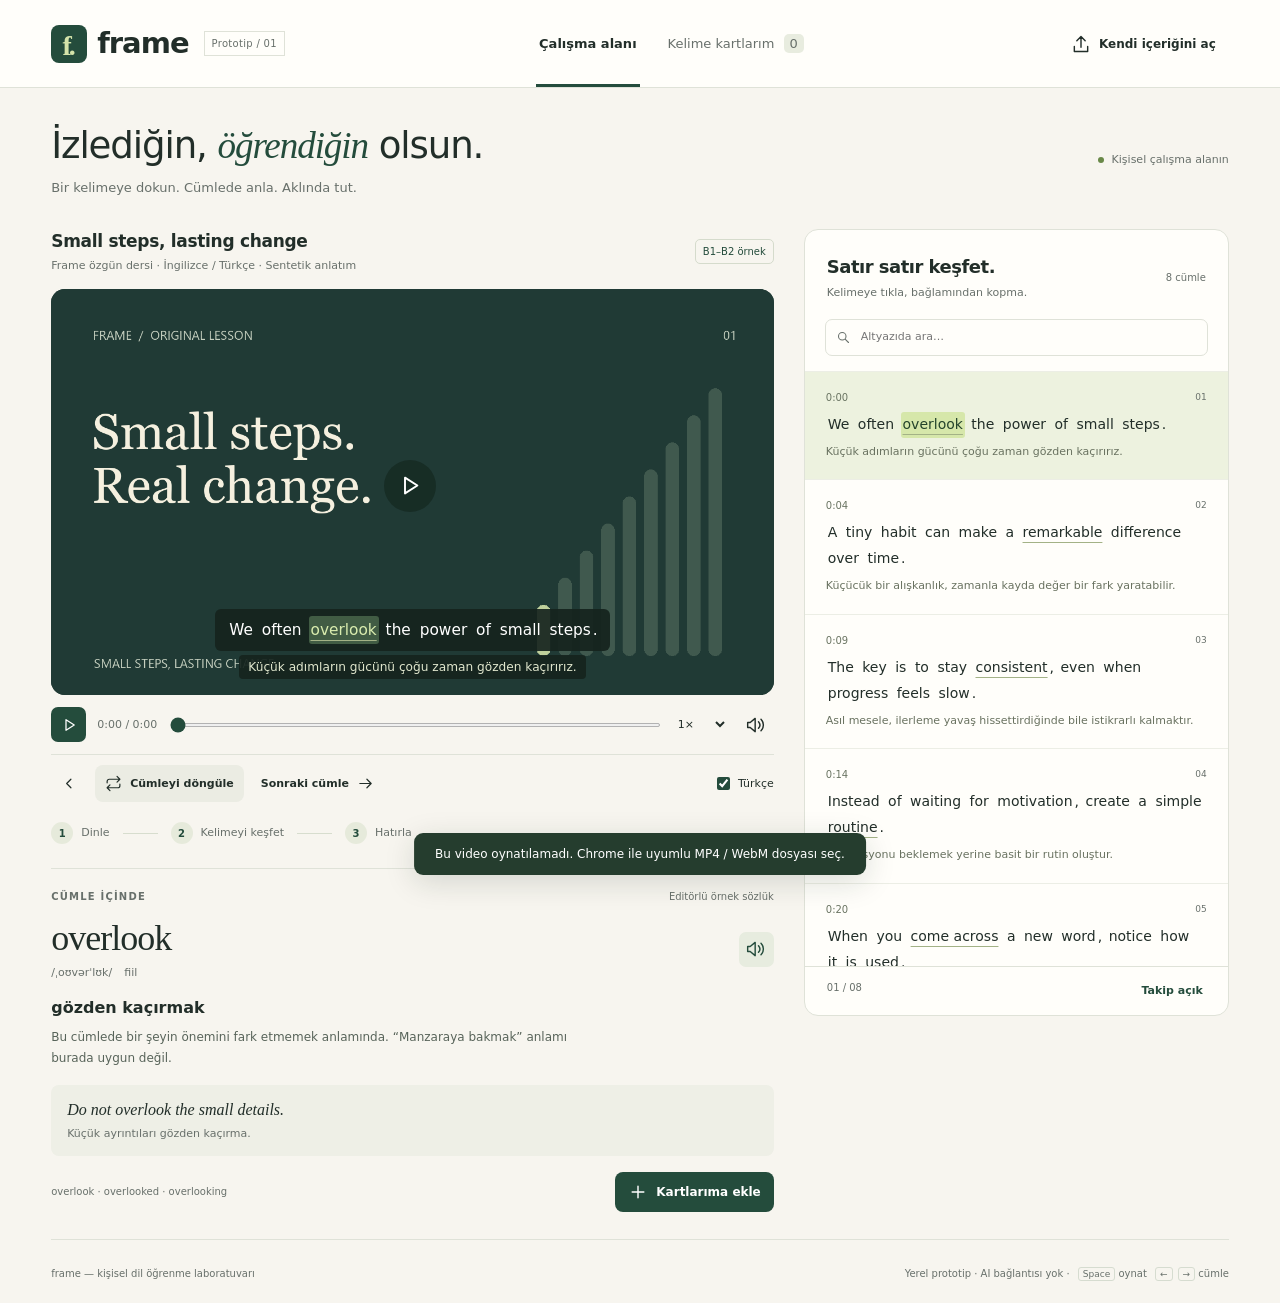
<file: index.html>
<!doctype html>
<html lang="tr">
<head>
  <meta charset="utf-8"><meta name="viewport" content="width=device-width,initial-scale=1">
  <title>Frame — İzlediğin, öğrendiğin olsun.</title>
  <meta name="description" content="Çift altyazıdan bağlamlı kelime kartlarına: kişisel dil öğrenme prototipi.">
  <link rel="stylesheet" href="styles.css">
</head>
<body>
  <svg class="sprite" xmlns="http://www.w3.org/2000/svg"><defs>
    <symbol id="i-play" viewBox="0 0 24 24"><path d="m8 5 11 7-11 7Z"/></symbol>
    <symbol id="i-pause" viewBox="0 0 24 24"><path d="M8 5v14M16 5v14"/></symbol>
    <symbol id="i-repeat" viewBox="0 0 24 24"><path d="m17 2 4 4-4 4M3 11V9a3 3 0 0 1 3-3h15M7 22l-4-4 4-4m14-1v2a3 3 0 0 1-3 3H3"/></symbol>
    <symbol id="i-sound" viewBox="0 0 24 24"><path d="m11 4-6 5H2v6h3l6 5ZM15 8a6 6 0 0 1 0 8m3-11a10 10 0 0 1 0 14"/></symbol>
    <symbol id="i-plus" viewBox="0 0 24 24"><path d="M12 5v14M5 12h14"/></symbol>
    <symbol id="i-book" viewBox="0 0 24 24"><path d="M3 4h6l3 3 3-3h6v15h-6l-3 2-3-2H3Zm9 3v14"/></symbol>
    <symbol id="i-upload" viewBox="0 0 24 24"><path d="M12 16V3m-5 5 5-5 5 5M4 15v6h16v-6"/></symbol>
    <symbol id="i-arrow" viewBox="0 0 24 24"><path d="M4 12h16m-6-6 6 6-6 6"/></symbol>
    <symbol id="i-check" viewBox="0 0 24 24"><path d="m5 12 4 4L19 6"/></symbol>
    <symbol id="i-back" viewBox="0 0 24 24"><path d="m14 6-6 6 6 6"/></symbol>
  </defs></svg>
  <header class="topbar">
    <a class="brand" href="./index.html" aria-label="Frame ana sayfa"><span class="brand-mark">f.</span>frame<span class="prototype">Prototip / 01</span></a>
    <nav aria-label="Çalışma alanları"><button class="nav-button active" id="learn-nav">Çalışma alanı</button><button class="nav-button" id="review-nav">Kelime kartlarım <span id="nav-count">0</span></button></nav>
    <button id="import-open" class="button subtle"><svg><use href="#i-upload"/></svg><span>Kendi içeriğini aç</span></button>
  </header>

  <main>
    <section class="workspace" id="workspace">
      <div class="page-heading"><div><h1>İzlediğin, <em>öğrendiğin</em> olsun.</h1><p>Bir kelimeye dokun. Cümlede anla. Aklında tut.</p></div><span class="session-label"><span></span> Kişisel çalışma alanın</span></div>
      <section id="import-panel" class="import-panel" hidden aria-labelledby="import-title">
        <div><h2 id="import-title">Kendi sahneni getir.</h2><p>Video ve kaynak altyazısını seç. İstersen zamanları eşleşen Türkçe altyazıyı da ekle. Dosyalar cihazında kalır.</p></div>
        <div class="file-fields"><label>Video<input id="video-file" type="file" accept="video/*"></label><label>Kaynak altyazı<input id="subtitle-file" type="file" accept=".srt,.vtt"></label><label>Türkçe altyazı (isteğe bağlı)<input id="translation-file" type="file" accept=".srt,.vtt"></label></div>
        <div class="import-actions"><button class="button primary" id="import-start">İçeriği aç <svg><use href="#i-arrow"/></svg></button><button class="button subtle" id="demo-reset">Örnek derse dön</button></div><p class="notice" id="import-message" role="status"></p>
      </section>

      <div class="studio-grid">
        <div class="watch-column">
          <div class="lesson-heading"><div><h2 id="lesson-title">Small steps, lasting change</h2><p id="lesson-description">Frame özgün dersi · İngilizce / Türkçe · Sentetik anlatım</p></div><span class="level-tag">B1–B2 örnek</span></div>
          <div class="player-shell">
            <video id="video" src="media/lesson.mp4" poster="media/slide-0.png" preload="metadata" playsinline aria-label="Dil öğrenme videosu"></video>
            <button class="big-play" id="big-play" aria-label="Dersi oynat"><svg><use href="#i-play"/></svg></button>
            <div class="video-caption" id="video-caption"><div id="caption-en"></div><p id="caption-tr"></p></div>
          </div>
          <div class="player-controls">
            <button id="play" class="icon-button play-button" aria-label="Oynat"><svg><use href="#i-play"/></svg></button>
            <span class="time" id="time">0:00 / 0:00</span><input id="seek" class="seek" type="range" min="0" max="100" step="0.05" value="0" aria-label="Video zaman çizelgesi">
            <select id="speed" aria-label="Oynatma hızı"><option value="0.75">0.75×</option><option value="1" selected>1×</option><option value="1.25">1.25×</option><option value="1.5">1.5×</option></select>
            <button id="mute" class="icon-button" aria-label="Sesi kapat" aria-pressed="false"><svg><use href="#i-sound"/></svg></button>
          </div>
          <div class="practice-tools"><button class="button subtle" id="previous" aria-label="Önceki cümle"><svg><use href="#i-back"/></svg></button><button class="button" id="loop" aria-pressed="false"><svg><use href="#i-repeat"/></svg>Cümleyi döngüle</button><button class="button subtle" id="next">Sonraki cümle <svg><use href="#i-arrow"/></svg></button><label class="translation-switch"><input type="checkbox" id="show-tr" checked><span>Türkçe</span></label></div>
          <div class="flow-note"><span class="flow-number">1</span><span>Dinle</span><span class="flow-line"></span><span class="flow-number">2</span><span>Kelimeyi keşfet</span><span class="flow-line"></span><span class="flow-number">3</span><span>Hatırla</span></div>
          <section class="context-panel" aria-labelledby="context-heading">
            <div class="context-top"><span class="section-label" id="context-heading">CÜMLE İÇİNDE</span><span class="data-label">Editörlü örnek sözlük</span></div>
            <div class="word-top"><div><h2 id="selected-word">overlook</h2><p><span id="word-phonetic"></span><span id="word-type"></span></p></div><button id="speak-word" class="icon-button" aria-label="Seçili kelimeyi seslendir"><svg><use href="#i-sound"/></svg></button></div>
            <h3 id="word-meaning"></h3><p id="word-explanation" class="word-explanation"></p>
            <div class="example"><p id="word-example"></p><span id="word-example-tr"></span></div>
            <div class="context-bottom"><p id="word-family"></p><button class="button primary" id="save-word"><svg><use href="#i-plus"/></svg>Kartlarıma ekle</button></div>
          </section>
        </div>

        <aside class="transcript-panel" aria-label="Etkileşimli altyazı">
          <div class="transcript-heading"><div><h2>Satır satır keşfet.</h2><p>Kelimeye tıkla, bağlamından kopma.</p></div><span id="cue-count">8 cümle</span></div>
          <label class="search-label"><svg viewBox="0 0 24 24"><circle cx="10" cy="10" r="6"/><path d="m15 15 5 5"/></svg><input id="search" type="search" placeholder="Altyazıda ara…" aria-label="Altyazıda ara"></label>
          <div id="transcript" class="transcript"></div>
          <div class="transcript-footer"><span id="current-cue-label">01 / 08</span><button id="follow" class="text-button" aria-pressed="true">Takip açık</button></div>
        </aside>
      </div>
    </section>

    <section id="review-view" class="review-view" hidden aria-labelledby="review-title">
      <div class="page-heading"><div><h1 id="review-title">Bir daha karşılaşınca, <em>hatırla.</em></h1><p>İpucu cümlende. Önce düşün, sonra cevabı aç.</p></div><button class="button subtle" id="export-cards"><svg><use href="#i-upload"/></svg>JSON olarak indir</button></div>
      <div id="review-empty" class="empty-state"><svg><use href="#i-book"/></svg><h2>İlk kelimen seni bekliyor.</h2><p>Derste bir kelime seçip “Kartlarıma ekle”ye bas.</p><button class="button primary" id="return-lesson">Derse dön <svg><use href="#i-arrow"/></svg></button></div>
      <div id="review-content" hidden><div class="review-layout"><div class="review-card"><div class="review-card-top"><span>AKTİF HATIRLAMA</span><span id="review-index"></span></div><p class="recall-instruction">Boşluğa hangi kelime geliyordu?</p><h2 id="review-sentence"></h2><div id="review-answer" hidden><h3 id="answer-word"></h3><p id="answer-meaning"></p><p id="answer-translation"></p></div><button class="button primary" id="reveal-answer">Cevabı göster <svg><use href="#i-arrow"/></svg></button><div id="grade-actions" hidden><button class="button" data-grade="again">Tekrar çalış</button><button class="button primary" data-grade="known">Hatırladım <svg><use href="#i-check"/></svg></button></div><button class="text-button source-link" id="back-to-scene">Kaynak cümleye dön</button></div><div class="saved-list"><h2>Kayıtlı kelimelerin</h2><div id="saved-cards"></div><p class="session-disclaimer">Kartların bu cihazda saklanır. JSON dışa aktarma ile yedekleyebilirsin. Aralıklı tekrar takvimi sonraki aşamada.</p></div></div></div>
    </section>
    <footer class="page-footer"><span>frame — kişisel dil öğrenme laboratuvarı</span><span>Yerel prototip · AI bağlantısı yok · <kbd>Space</kbd> oynat <kbd>←</kbd><kbd>→</kbd> cümle</span></footer>
  </main>
  <div id="toast" role="status" class="toast" hidden></div>
  <script src="core.js"></script><script src="lesson.js"></script><script src="timings.js"></script><script src="app.js"></script>
</body></html>
</file>
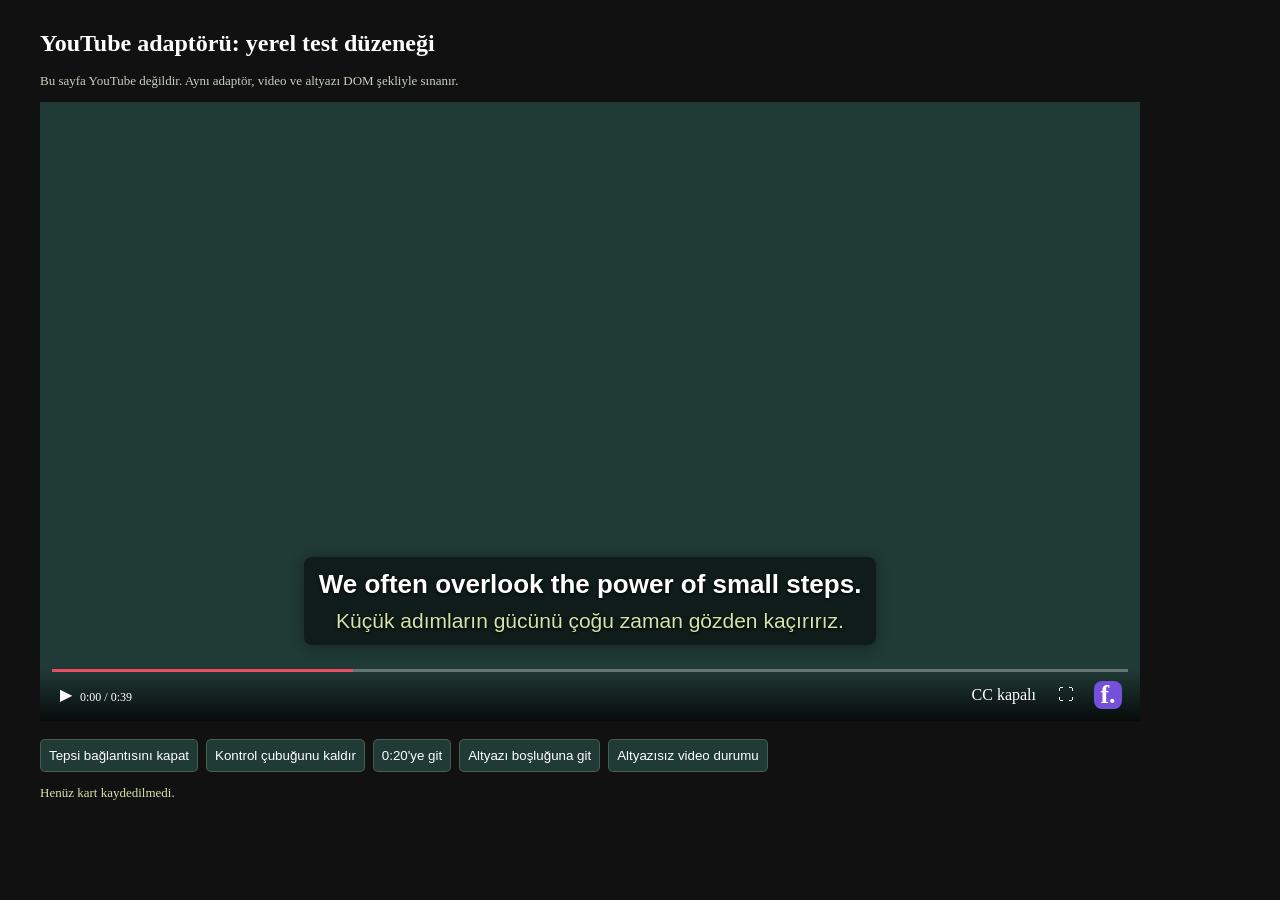
<file: fixture.html>
<!doctype html>
<html lang="tr">
<head><meta charset="utf-8"><meta name="viewport" content="width=device-width,initial-scale=1"><title>Frame YouTube adaptörü — yerel test düzeneği</title>
<style>
body{background:#111;color:#fff;font:16px Segoe UI;margin:30px 40px}h1{font-size:24px}p{font-size:13px;color:#c4d2ba}#movie_player{position:relative;max-width:1100px;aspect-ratio:16/9;background:#203a35}video{width:100%;height:100%;display:block}.ytp-caption-window-container{position:absolute;bottom:65px;left:25px;background:#111d;padding:9px}.ytp-chrome-bottom{position:absolute;bottom:0;left:0;right:0;height:52px;background:linear-gradient(transparent,#000c);display:flex;align-items:center;justify-content:space-between;padding:0 12px;box-sizing:border-box}.ytp-right-controls{display:flex;height:40px;align-items:center;gap:6px}.ytp-button{color:white;font:16px Segoe UI;padding:0 8px;background:transparent;border:0;height:40px;cursor:pointer}.ytp-time-display{font-size:12px}.ytp-progress{position:absolute;top:0;left:12px;right:12px;height:3px;background:#ffffff50}.ytp-progress:before{content:'';display:block;width:28%;height:100%;background:#ef4d67}#result{color:#d4e3aa;max-width:1100px;overflow-wrap:anywhere}#test-tools{display:flex;flex-wrap:wrap;gap:8px;margin-top:18px}#test-tools button{background:#203a35;border:1px solid #83987666;border-radius:5px;color:#fff;padding:8px;cursor:pointer}
</style></head>
<body>
<h1>YouTube adaptörü: yerel test düzeneği</h1>
<p>Bu sayfa YouTube değildir. Aynı adaptör, video ve altyazı DOM şekliyle sınanır.</p>
<div id="movie_player">
  <video src="media/lesson.mp4"></video>
  <div class="ytp-caption-window-container" hidden><span class="ytp-caption-segment">YOUTUBE YERLİ ALTYAZISI — FRAME BU METNİ KULLANMAMALI</span></div>
  <div class="ytp-chrome-bottom"><div class="ytp-progress"></div><div><button class="ytp-button" id="fixture-play" aria-label="Test videosunu oynat">▶</button><span class="ytp-time-display">0:00 / 0:39</span></div><div class="ytp-right-controls"><button class="ytp-button ytp-subtitles-button" aria-label="Altyazılar" aria-pressed="false">CC kapalı</button><button class="ytp-button" aria-label="Test oynatıcısını tam ekran yap" id="fixture-fullscreen">⛶</button></div></div>
</div>
<div id="test-tools"><button id="fixture-app">Tepsi bağlantısını kapat</button><button id="fixture-controls">Kontrol çubuğunu kaldır</button><button id="fixture-seek">0:20'ye git</button><button id="fixture-gap">Altyazı boşluğuna git</button><button id="fixture-no-captions">Altyazısız video durumu</button></div>
<p id="result">Henüz kart kaydedilmedi.</p>
<script src="lesson.js"></script><script src="timings.js"></script><script src="captions.js"></script><script src="preferences.js"></script><script src="fixture.js"></script><script src="player-panel.js"></script><script src="youtube.js"></script>
</body></html>
</file>
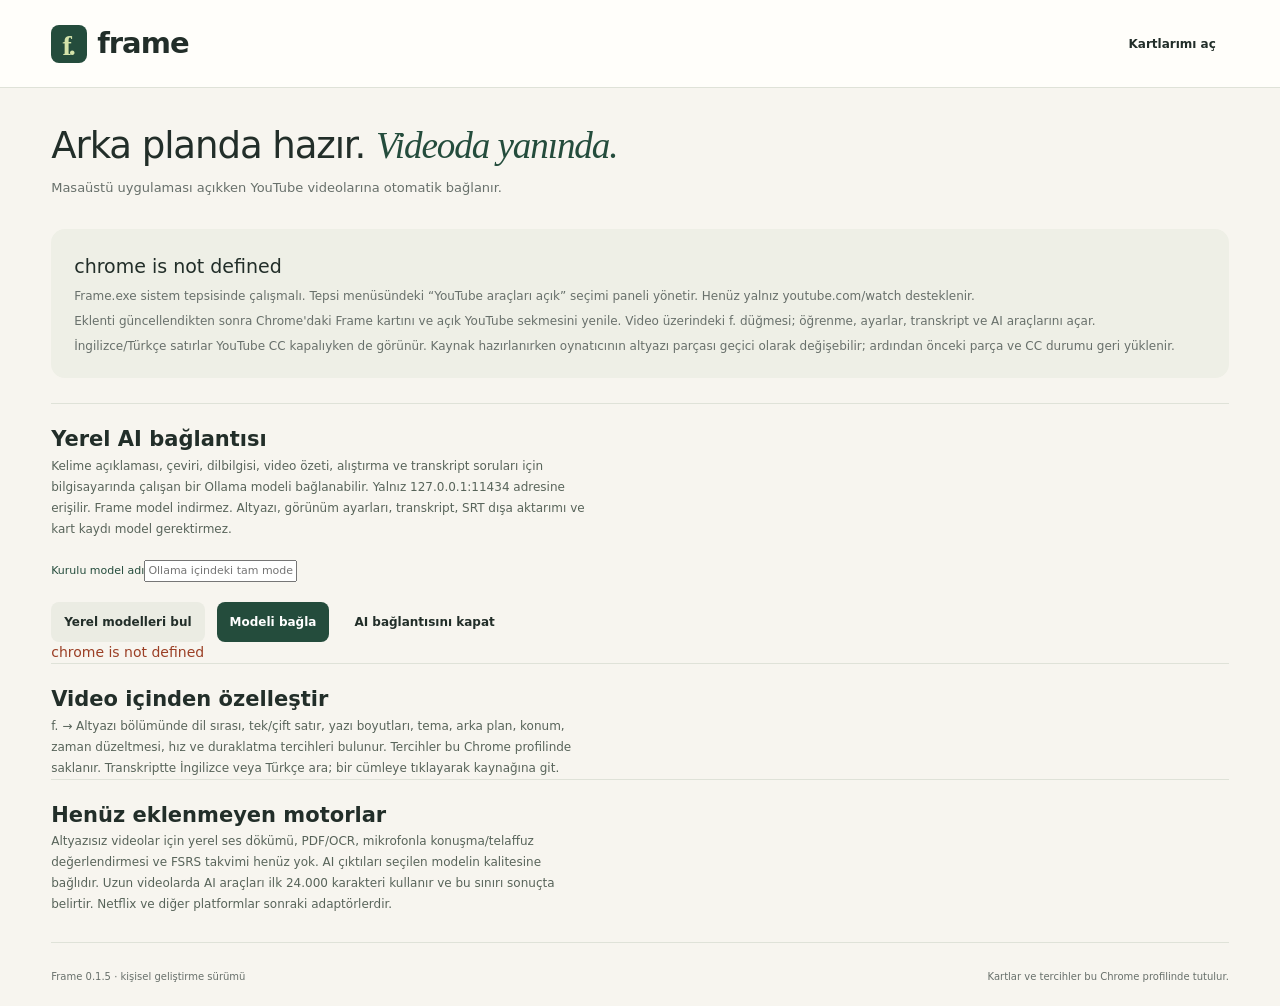
<file: settings.html>
<!doctype html>
<html lang="tr"><head><meta charset="utf-8"><meta name="viewport" content="width=device-width,initial-scale=1"><title>Frame — Bağlantılar</title><link rel="stylesheet" href="styles.css"></head>
<body><header class="topbar"><a class="brand" href="index.html"><span class="brand-mark">f.</span>frame</a><a class="button subtle" href="index.html#cards">Kartlarımı aç</a></header>
<main><div class="page-heading"><div><h1>Arka planda hazır. <em>Videoda yanında.</em></h1><p>Masaüstü uygulaması açıkken YouTube videolarına otomatik bağlanır.</p></div></div>
<section class="import-panel"><h2 id="connection">Masaüstü bağlantısı kontrol ediliyor…</h2><p>Frame.exe sistem tepsisinde çalışmalı. Tepsi menüsündeki “YouTube araçları açık” seçimi paneli yönetir. Henüz yalnız youtube.com/watch desteklenir.</p><p>Eklenti güncellendikten sonra Chrome'daki Frame kartını ve açık YouTube sekmesini yenile. Video üzerindeki f. düğmesi; öğrenme, ayarlar, transkript ve AI araçlarını açar.</p><p>İngilizce/Türkçe satırlar YouTube CC kapalıyken de görünür. Kaynak hazırlanırken oynatıcının altyazı parçası geçici olarak değişebilir; ardından önceki parça ve CC durumu geri yüklenir.</p></section>
<section class="context-panel"><h2>Yerel AI bağlantısı</h2><p class="word-explanation">Kelime açıklaması, çeviri, dilbilgisi, video özeti, alıştırma ve transkript soruları için bilgisayarında çalışan bir Ollama modeli bağlanabilir. Yalnız 127.0.0.1:11434 adresine erişilir. Frame model indirmez. Altyazı, görünüm ayarları, transkript, SRT dışa aktarımı ve kart kaydı model gerektirmez.</p>
<div class="file-fields"><label>Kurulu model adı<input id="model" type="text" placeholder="Ollama içindeki tam model adı" maxlength="120"></label></div>
<div class="import-actions"><button id="list-models" class="button">Yerel modelleri bul</button><button id="save-settings" class="button primary">Modeli bağla</button><button id="disconnect" class="button subtle">AI bağlantısını kapat</button></div><p id="models" class="word-explanation"></p><p id="settings-status" class="notice" role="status"></p></section>
<section class="context-panel"><h2>Video içinden özelleştir</h2><p class="word-explanation">f. → Altyazı bölümünde dil sırası, tek/çift satır, yazı boyutları, tema, arka plan, konum, zaman düzeltmesi, hız ve duraklatma tercihleri bulunur. Tercihler bu Chrome profilinde saklanır. Transkriptte İngilizce veya Türkçe ara; bir cümleye tıklayarak kaynağına git.</p></section>
<section class="context-panel"><h2>Henüz eklenmeyen motorlar</h2><p class="word-explanation">Altyazısız videolar için yerel ses dökümü, PDF/OCR, mikrofonla konuşma/telaffuz değerlendirmesi ve FSRS takvimi henüz yok. AI çıktıları seçilen modelin kalitesine bağlıdır. Uzun videolarda AI araçları ilk 24.000 karakteri kullanır ve bu sınırı sonuçta belirtir. Netflix ve diğer platformlar sonraki adaptörlerdir.</p></section>
<footer class="page-footer"><span>Frame 0.1.5 · kişisel geliştirme sürümü</span><span>Kartlar ve tercihler bu Chrome profilinde tutulur.</span></footer></main><script src="settings.js"></script></body></html>
</file>
<file: styles.css>
@font-face{font-family:FrameSerif;src:local('Georgia');font-display:swap}
:root{--paper:#f7f5ef;--ink:#222e29;--muted:#68706b;--line:#dfE2d8;--green:#244c3c;--accent:#d4e3aa;--white:#fffefa;--orange:#a44927;--radius:14px;color-scheme:light}
*{box-sizing:border-box}body{margin:0;background:var(--paper);color:var(--ink);font-family:'Segoe UI',system-ui,sans-serif;font-size:14px;line-height:1.5}button,input,select{font:inherit}button,a,input,select{-webkit-tap-highlight-color:transparent}button{cursor:pointer}button:disabled{cursor:default;opacity:.55}button,select{color:inherit}button{border:0;background:none}a{color:inherit;text-decoration:none}button:focus-visible,a:focus-visible,input:focus-visible,select:focus-visible{outline:3px solid var(--orange);outline-offset:4px}::selection{background:var(--accent);color:var(--ink)}[hidden]{display:none!important}svg{width:20px;height:20px;fill:none;stroke:currentColor;stroke-width:1.7;stroke-linecap:round;stroke-linejoin:round;flex-shrink:0}.sprite{display:none}p,h1,h2,h3{margin:0}.topbar{height:88px;border-bottom:1px solid var(--line);display:flex;align-items:center;justify-content:space-between;padding:0 4vw;gap:24px;background:var(--white)}.brand{font-size:29px;letter-spacing:-1px;font-weight:650;display:flex;align-items:center;gap:10px}.brand-mark{font-family:Georgia,serif;background:var(--green);color:var(--accent);font-size:28px;width:36px;height:38px;display:grid;place-items:center;border-radius:8px;letter-spacing:-3px;padding-right:3px}.prototype{font-size:10px;font-weight:500;letter-spacing:.3px;color:var(--muted);border:1px solid var(--line);padding:4px 7px;margin-left:5px}.topbar nav{align-self:stretch;display:flex;align-items:stretch;gap:25px}.nav-button{padding:0 3px;color:var(--muted);font-size:13px;position:relative}.nav-button.active{color:var(--ink);font-weight:600}.nav-button.active:after{content:'';position:absolute;height:3px;background:var(--green);bottom:0;left:0;right:0}.nav-button span{background:#e8ecdf;padding:2px 6px;border-radius:5px;margin-left:5px;font-variant-numeric:tabular-nums}.button{display:inline-flex;align-items:center;justify-content:center;gap:8px;min-height:40px;border-radius:8px;padding:9px 13px;background:#ebece3;font-size:12px;font-weight:600;transition:background .15s}.button:hover{background:#dce2d2}.button.primary{background:var(--green);color:#fff}.button.primary:hover{background:#183c2d}.button.subtle{background:transparent}.button.subtle:hover{background:#e8eadd}.button[aria-pressed=true]{background:var(--accent);color:#254331}main{max-width:1560px;padding:35px 4vw 0;margin:auto}.page-heading{display:flex;justify-content:space-between;align-items:center;gap:20px;margin:0 0 31px}.page-heading h1{font-size:clamp(27px,2.9vw,43px);letter-spacing:-1.1px;font-weight:500;line-height:1.25}.page-heading h1 em{font-family:FrameSerif,Georgia,serif;font-weight:400;color:var(--green)}.page-heading p{color:var(--muted);margin-top:9px;font-size:13px}.session-label{display:flex;align-items:center;gap:8px;color:var(--muted);font-size:11px}.session-label span{width:6px;height:6px;border-radius:50%;background:#698848}.studio-grid{display:grid;grid-template-columns:minmax(0,1.7fr) minmax(320px,1fr);gap:30px;align-items:start}.lesson-heading{display:flex;justify-content:space-between;align-items:center;gap:12px;margin-bottom:14px}.lesson-heading h2{font-size:17px;font-weight:600;letter-spacing:-.3px}.lesson-heading p{font-size:11px;color:var(--muted);margin-top:4px}.level-tag{border:1px solid #d5dbcc;color:var(--green);padding:4px 7px;border-radius:5px;white-space:nowrap;font-size:10px}.player-shell{position:relative;background:#203a35;overflow:hidden;border-radius:var(--radius);aspect-ratio:16/9}.player-shell video{width:100%;height:100%;display:block;object-fit:contain}.big-play{position:absolute;top:42%;left:46%;width:52px;height:52px;border-radius:50%;color:#fff;background:#172c24e6;display:grid;place-items:center}.big-play:hover{background:#0c2018}.big-play svg{width:27px;height:27px}.video-caption{position:absolute;bottom:16px;left:10px;right:10px;text-align:center;pointer-events:none;color:white}.video-caption>div{display:inline-block;background:#15231eea;padding:7px 12px;border-radius:6px;font-size:clamp(13px,1.2vw,19px);line-height:1.6}.video-caption p{background:#15231eea;display:table;margin:4px auto 0;padding:3px 9px;border-radius:4px;color:#e0e6cd;font-size:clamp(10px,.95vw,14px)}.video-caption button{color:inherit;padding:0 2px;border-radius:3px;pointer-events:auto}.video-caption button:hover,.video-caption button.selected{color:#d9ecae;background:#415c44}.player-controls{display:flex;align-items:center;gap:11px;padding:12px 0;border-bottom:1px solid var(--line)}.icon-button{width:35px;height:35px;display:inline-grid;place-items:center;border-radius:7px;flex-shrink:0}.icon-button:hover{background:#e6e9de}.play-button{background:var(--green);color:white}.play-button:hover{background:#183c2d}.play-button svg{width:18px;height:18px}.time{font-variant-numeric:tabular-nums;font-size:11px;white-space:nowrap;color:var(--muted)}input[type=range]{accent-color:var(--green);min-width:25px}.seek{width:100%;height:4px;cursor:pointer}select{border:0;background:transparent;font-size:11px;cursor:pointer;min-height:35px}.practice-tools{display:flex;align-items:center;gap:7px;margin:10px 0 20px}.practice-tools .button{font-size:11px;min-height:37px;padding:8px 10px}.practice-tools svg{width:17px;height:17px}.translation-switch{margin-left:auto;display:flex;align-items:center;gap:5px;font-size:11px;cursor:pointer;white-space:nowrap}input[type=checkbox]{accent-color:var(--green)}.flow-note{display:flex;align-items:center;gap:8px;color:var(--muted);font-size:11px;margin-bottom:24px}.flow-number{display:inline-grid;place-items:center;background:#e6eadb;border-radius:50%;width:22px;height:22px;color:var(--green);font-size:10px;font-weight:600}.flow-line{height:1px;background:#d7ddce;flex:1;max-width:35px;margin:0 5px}.context-panel{border-top:1px solid var(--line);padding-top:20px}.context-top{display:flex;justify-content:space-between;align-items:center;margin-bottom:13px}.section-label{font-size:10px;font-weight:600;letter-spacing:1.2px;color:var(--muted)}.data-label{font-size:10px;color:var(--muted)}.word-top{display:flex;justify-content:space-between;gap:12px;align-items:center}.word-top h2{font:36px/1.2 FrameSerif,Georgia,serif;letter-spacing:-1px}.word-top p{color:var(--muted);font-size:11px;margin-top:4px;display:flex;gap:12px}.word-top .icon-button{background:#e7ecdf;color:var(--green)}.context-panel h3{font-size:16px;font-weight:600;margin:15px 0 7px}.word-explanation{max-width:70ch;color:#58645a;font-size:12px;line-height:1.75}.example{margin:16px 0;padding:13px 16px;background:#eeefe6;border-radius:8px}.example p{font:italic 16px/1.5 FrameSerif,Georgia,serif}.example span{display:block;font-size:11px;color:var(--muted);margin-top:4px}.context-bottom{display:flex;justify-content:space-between;align-items:center;gap:15px}.context-bottom>p{color:var(--muted);font-size:10px}.transcript-panel{background:var(--white);border:1px solid var(--line);border-radius:var(--radius);overflow:hidden}.transcript-heading{display:flex;align-items:center;justify-content:space-between;padding:23px 22px 18px;gap:10px}.transcript-heading h2{font-size:18px;letter-spacing:-.5px;font-weight:600}.transcript-heading p{color:var(--muted);font-size:11px;margin-top:5px}.transcript-heading>span{font-size:10px;white-space:nowrap;color:var(--muted)}.search-label{margin:0 20px 15px;border:1px solid var(--line);border-radius:7px;display:flex;align-items:center;gap:8px;padding:8px 10px;color:var(--muted)}.search-label svg{width:15px;height:15px}.search-label input{border:0;background:transparent;color:var(--ink);min-width:0;width:100%;outline:none;font-size:11px}.search-label:focus-within{outline:2px solid var(--green);outline-offset:2px}.transcript{height:595px;overflow:auto;scrollbar-width:thin;scrollbar-color:#bfcab7 transparent}.cue-row{padding:18px 21px;border-top:1px solid #eceee5;position:relative;transition:background .15s}.cue-row.active{background:#edf2df}.cue-meta{display:flex;gap:10px;align-items:center;margin-bottom:7px}.cue-time{font-variant-numeric:tabular-nums;font-size:10px;color:#6b7563;padding:0}.cue-time:hover{text-decoration:underline}.cue-number{font-size:9px;color:var(--muted);margin-left:auto}.cue-english{font-size:14px;line-height:1.85}.word{padding:0 2px;border-radius:3px;line-height:1.85;text-align:left}.word:hover{background:#dce5c5}.word.focus-word{text-decoration:underline;text-decoration-color:#a3b286;text-underline-offset:5px}.word.selected{background:#d6e7aa;color:#24432b}.cue-translation{font-size:11px;color:#697260;line-height:1.7;margin-top:5px}.transcript-footer{border-top:1px solid var(--line);display:flex;justify-content:space-between;padding:13px 22px;font-size:10px;color:var(--muted);font-variant-numeric:tabular-nums}.text-button{font-size:11px;font-weight:600;color:var(--green);padding:3px;text-underline-offset:4px}.text-button:hover{text-decoration:underline}.page-footer{display:flex;justify-content:space-between;gap:15px;font-size:10px;color:var(--muted);padding:26px 0 22px;margin-top:27px;border-top:1px solid var(--line)}kbd{font-family:inherit;font-size:9px;border:1px solid #d6dcd0;padding:1px 4px;border-radius:3px;margin-left:5px}.import-panel{background:#eeefe6;padding:23px;border-radius:var(--radius);margin-bottom:25px}.import-panel h2{font-size:19px;font-weight:500}.import-panel p{font-size:12px;color:var(--muted);margin-top:7px}.file-fields{display:grid;grid-template-columns:repeat(3,minmax(0,1fr));gap:18px;margin-top:20px}.file-fields label{font-size:11px;color:var(--green)}input[type=file]{display:block;font-size:10px;width:100%;margin-top:7px}input[type=file]::file-selector-button{border:1px solid #c7d0bb;border-radius:5px;padding:6px;background:var(--paper);color:var(--green);margin-right:6px}.import-actions{display:flex;gap:12px;margin-top:20px}.notice{color:#9b3f25!important}.toast{position:fixed;bottom:25px;left:50%;transform:translateX(-50%);background:#253d2e;color:white;padding:12px 21px;border-radius:9px;box-shadow:0 7px 30px #17281926;z-index:5;font-size:12px;max-width:90vw;text-align:center}.review-view{min-height:70vh}.empty-state{text-align:center;padding:90px 15px}.empty-state>svg{width:48px;height:48px;color:#779052;margin-bottom:15px}.empty-state h2{font:30px FrameSerif,Georgia,serif}.empty-state p{color:var(--muted);margin:12px auto 23px;font-size:13px}.review-layout{display:grid;grid-template-columns:minmax(0,1.6fr) minmax(250px,1fr);gap:45px;margin-top:45px}.review-card{padding:32px 38px;background:var(--white);border:1px solid var(--line);border-radius:var(--radius)}.review-card-top{display:flex;justify-content:space-between;gap:10px;color:var(--muted);font-size:10px;letter-spacing:1px}.recall-instruction{font-size:12px;color:var(--muted);margin-top:42px}.review-card>h2{font:29px/1.6 FrameSerif,Georgia,serif;margin:13px 0 30px}.review-card h2 mark{background:#e0e9ce;padding:0 10px;color:var(--green);border-radius:4px;letter-spacing:1px}.review-card #review-answer{padding:20px 0;border-top:1px solid var(--line);margin-bottom:15px}.review-card #review-answer h3{font:30px FrameSerif,Georgia,serif;color:var(--green)}.review-card #review-answer p{margin-top:8px;color:var(--muted);font-size:13px}#grade-actions{display:flex;gap:10px}.source-link{display:block;margin-top:30px}.saved-list>h2{font-size:16px;margin-bottom:20px}.saved-row{display:flex;align-items:center;justify-content:space-between;padding:16px 0;border-top:1px solid var(--line);width:100%;text-align:left}.saved-row strong{font-family:Georgia,serif;font-size:20px;font-weight:400}.saved-row span{font-size:11px;color:var(--muted)}.session-disclaimer{font-size:11px;color:var(--muted);line-height:1.8;margin-top:22px;max-width:42ch}
@media(min-width:1500px){.transcript{height:690px}}@media(max-width:1050px){.topbar{padding:0 25px;gap:15px}.prototype{display:none}main{padding:28px 25px 0}.studio-grid{gap:20px;grid-template-columns:minmax(0,1.5fr) minmax(300px,1fr)}.practice-tools{flex-wrap:wrap}.transcript{height:570px}.session-label{display:none}.page-heading h1{font-size:33px}.context-bottom{align-items:flex-start;flex-direction:column}.context-bottom .button{align-self:flex-end}.page-footer{flex-direction:column}}@media(max-width:740px){.topbar{height:auto;min-height:75px;flex-wrap:wrap;padding:15px 18px 0;gap:7px 15px}.brand{font-size:25px}.topbar>button{margin-left:auto;padding-right:0}.topbar>button span{font-size:10px}.topbar nav{width:100%;height:43px;order:3;gap:22px}.nav-button{font-size:12px}.page-heading{margin-bottom:26px;align-items:flex-start}.page-heading h1{font-size:30px;letter-spacing:-.8px}.page-heading p{font-size:12px;max-width:30ch}.studio-grid{grid-template-columns:1fr;gap:30px}.lesson-heading h2{font-size:16px}.lesson-heading p{font-size:10px}.studio-grid .transcript-panel{grid-row:2}.transcript{height:380px}.context-panel{padding-top:18px}.context-bottom{flex-direction:row;align-items:center}.context-bottom>p{max-width:40%}.practice-tools .button{padding:8px;font-size:10px}.translation-switch{font-size:10px}.flow-note{font-size:10px;gap:5px}.flow-line{max-width:17px}.video-caption{bottom:10px}.video-caption>div{font-size:13px;padding:5px 7px}.video-caption p{font-size:10px}.review-layout{grid-template-columns:1fr;gap:30px;margin-top:25px}.review-card{padding:25px}.review-card>h2{font-size:25px}.review-view .page-heading{flex-direction:column}.file-fields{grid-template-columns:1fr}.page-footer{font-size:9px}main{padding:25px 18px 0}.import-panel{padding:18px}.word-top h2{font-size:33px}.transcript-heading{padding:20px}.big-play{width:44px;height:44px}.time{font-size:10px}.player-controls{gap:7px}.player-controls select{padding:0}.level-tag{font-size:9px}}
@media(prefers-reduced-motion:reduce){*{scroll-behavior:auto!important;transition:none!important}}
</file>
